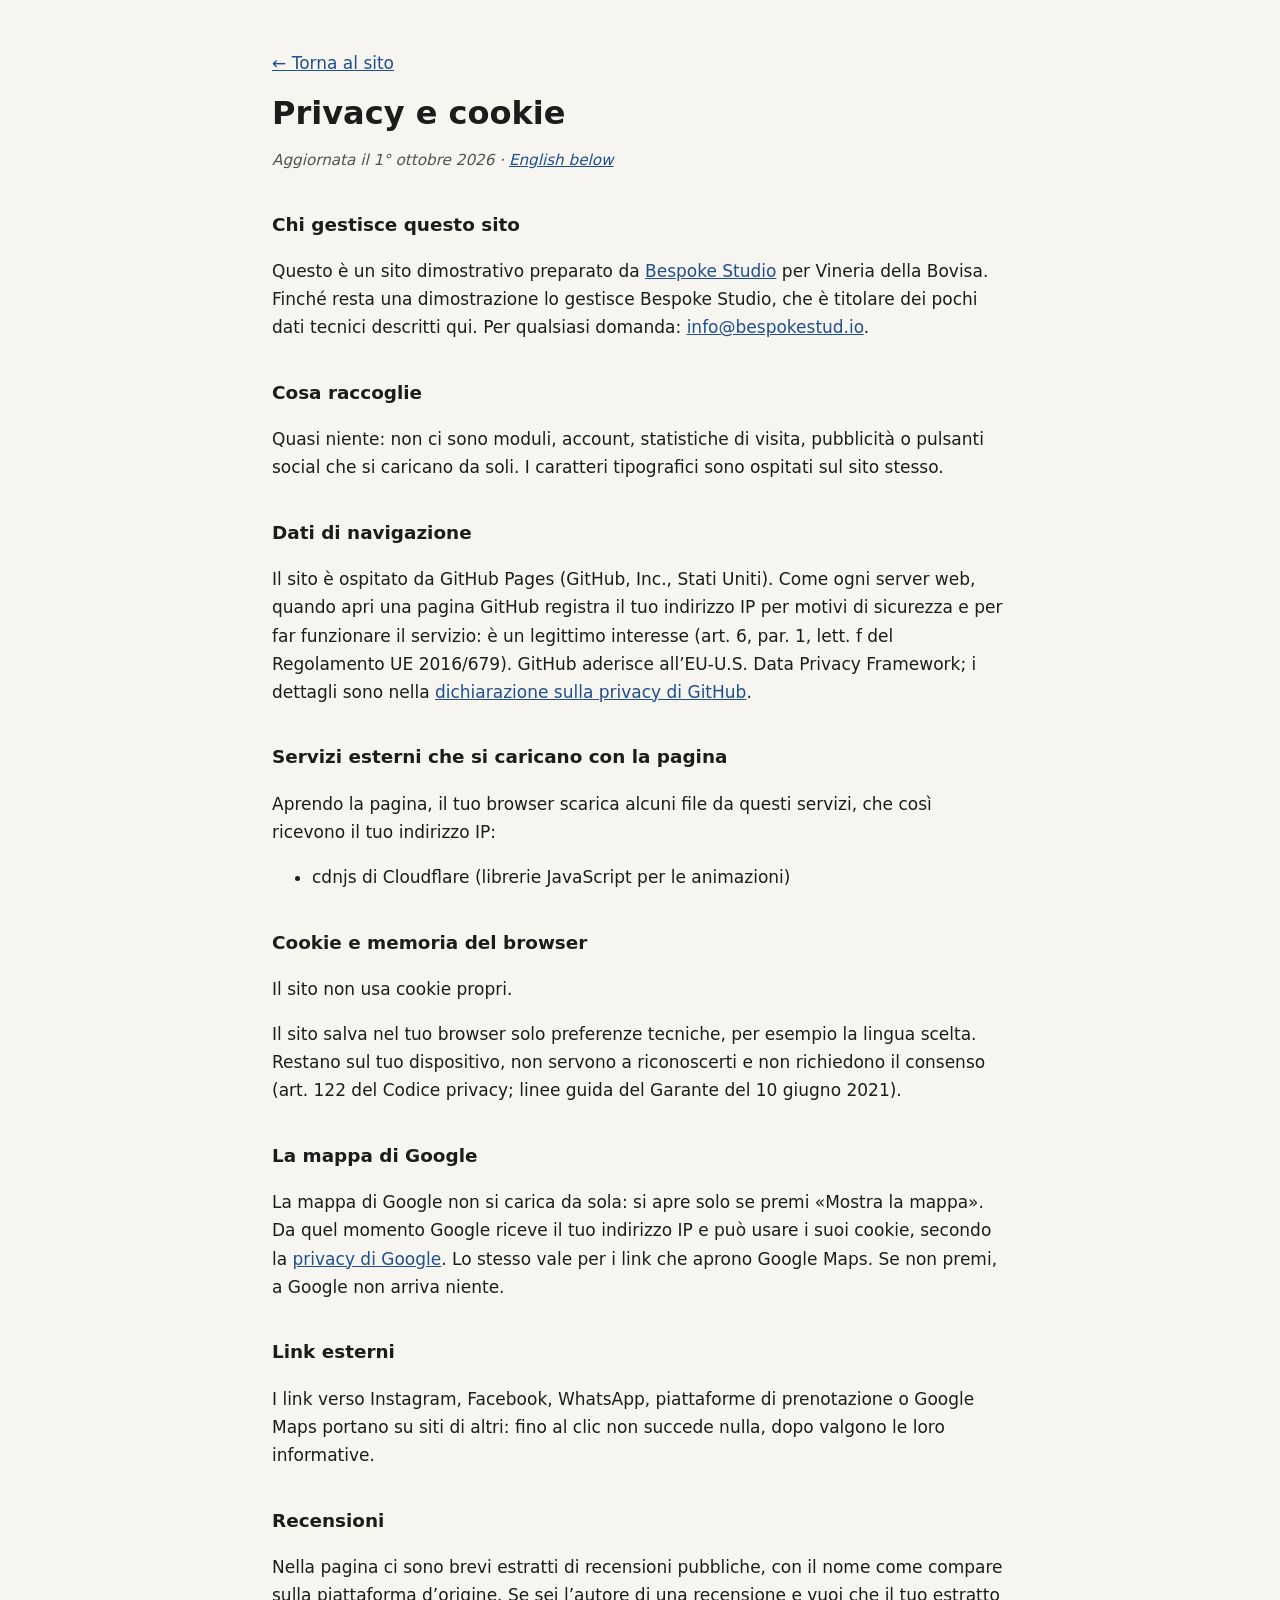
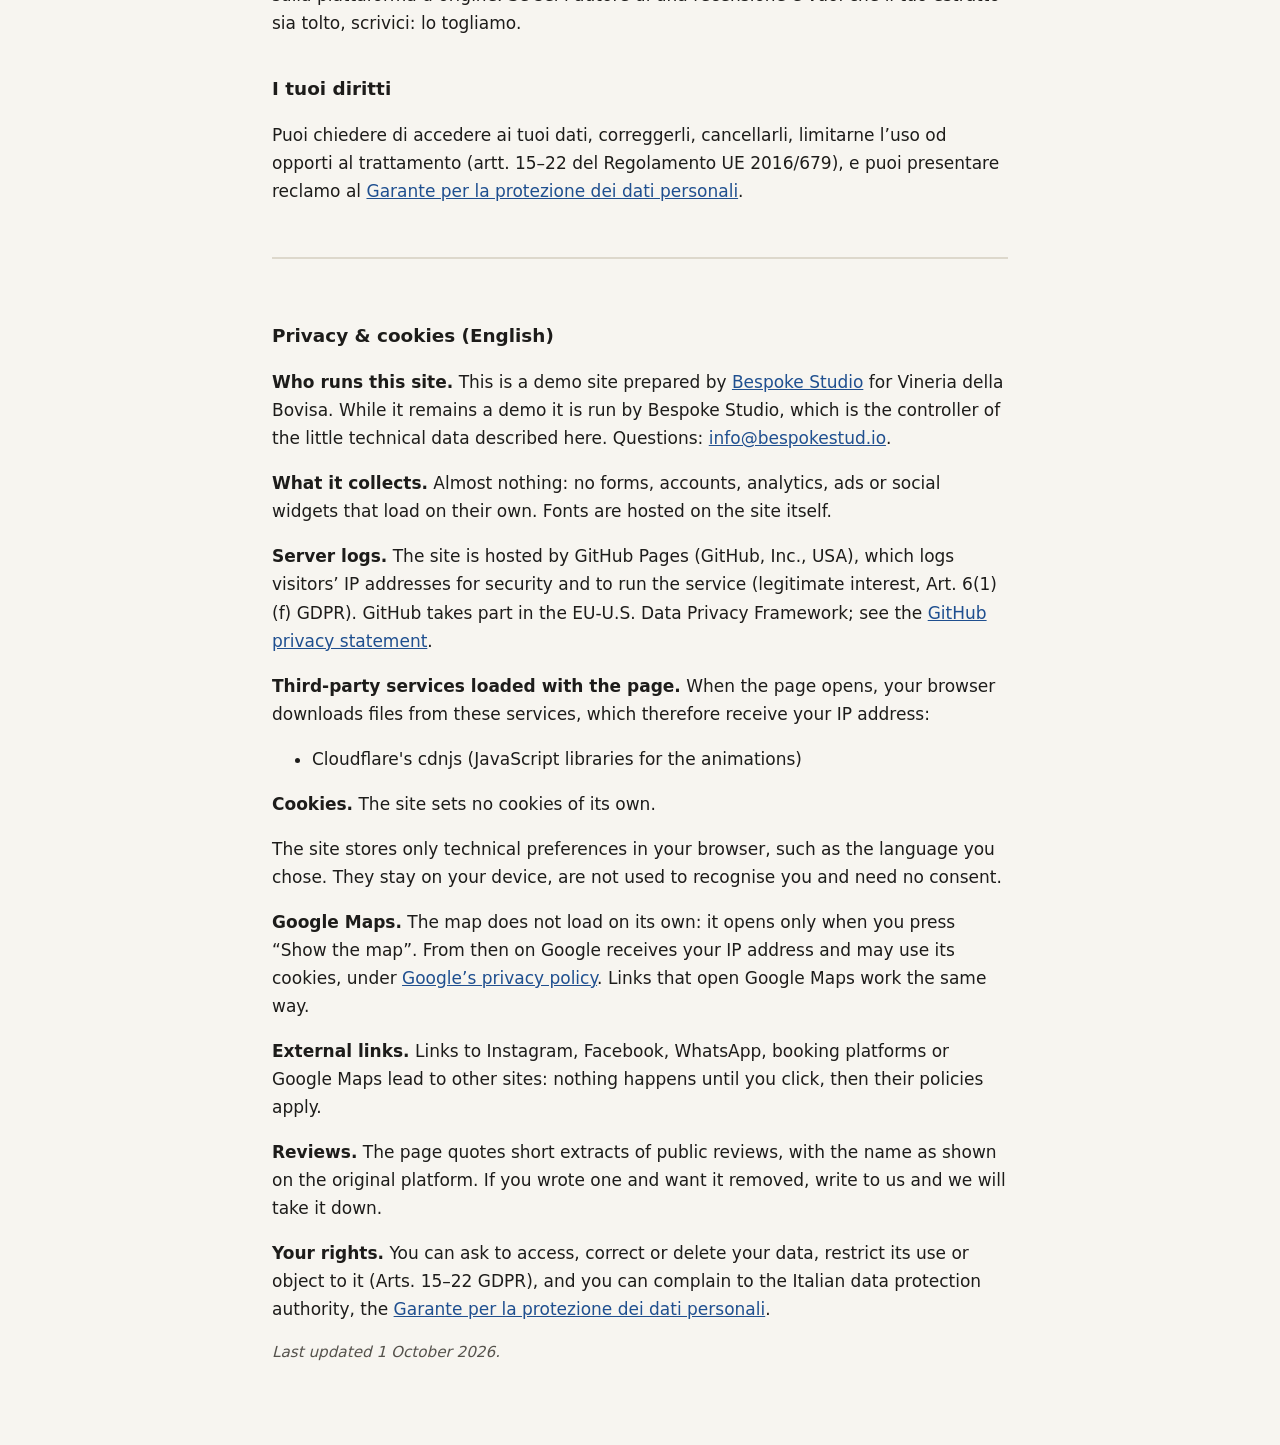
<file: privacy.html>
<!DOCTYPE html>
<html lang="it">
<head>
  <meta charset="UTF-8">
  <meta name="viewport" content="width=device-width, initial-scale=1.0">
  <meta name="robots" content="noindex">
  <title>Privacy e cookie · Vineria della Bovisa</title>
  <meta name="description" content="Informativa privacy e cookie del sito Vineria della Bovisa.">
  <style>
    body { margin: 0; background: #f7f5f0; color: #1d1c1a; font: 17px/1.65 system-ui, -apple-system, "Segoe UI", Roboto, sans-serif; }
    main { max-width: 46rem; margin: 0 auto; padding: 32px 20px 64px; }
    h1 { font-size: 2rem; line-height: 1.2; margin: 0.4em 0 0.2em; }
    h2 { font-size: 1.15rem; margin: 2em 0 0.4em; }
    a { color: #1f4f8f; }
    .data { color: #55524c; font-style: italic; font-size: 0.95rem; }
    .en { margin-top: 3em; padding-top: 1.5em; border-top: 2px solid #ddd8cc; }
    code { font-size: 0.9em; background: #ebe7dc; padding: 0 4px; border-radius: 3px; }
  </style>
</head>
<body>
<main>
  <p><a href="index.html">← Torna al sito</a></p>
  <h1>Privacy e cookie</h1>
  <p class="data">Aggiornata il 1° ottobre 2026 · <a href="#english" lang="en">English below</a></p>
  <h2>Chi gestisce questo sito</h2>
  <p>Questo è un sito dimostrativo preparato da <a href="https://bespokestud.io" rel="noopener">Bespoke Studio</a> per Vineria della Bovisa. Finché resta una dimostrazione lo gestisce Bespoke Studio, che è titolare dei pochi dati tecnici descritti qui. Per qualsiasi domanda: <a href="mailto:info@bespokestud.io">info@bespokestud.io</a>.</p>
  <h2>Cosa raccoglie</h2>
  <p>Quasi niente: non ci sono moduli, account, statistiche di visita, pubblicità o pulsanti social che si caricano da soli. I caratteri tipografici sono ospitati sul sito stesso.</p>
  <h2>Dati di navigazione</h2>
  <p>Il sito è ospitato da GitHub Pages (GitHub, Inc., Stati Uniti). Come ogni server web, quando apri una pagina GitHub registra il tuo indirizzo IP per motivi di sicurezza e per far funzionare il servizio: è un legittimo interesse (art. 6, par. 1, lett. f del Regolamento UE 2016/679). GitHub aderisce all’EU-U.S. Data Privacy Framework; i dettagli sono nella <a href="https://docs.github.com/site-policy/privacy-policies/github-general-privacy-statement" rel="noopener">dichiarazione sulla privacy di GitHub</a>.</p>
  <h2>Servizi esterni che si caricano con la pagina</h2>
  <p>Aprendo la pagina, il tuo browser scarica alcuni file da questi servizi, che così ricevono il tuo indirizzo IP:</p>
  <ul><li>cdnjs di Cloudflare (librerie JavaScript per le animazioni)</li></ul>
  <h2>Cookie e memoria del browser</h2>
  <p>Il sito non usa cookie propri.</p>
  <p>Il sito salva nel tuo browser solo preferenze tecniche, per esempio la lingua scelta. Restano sul tuo dispositivo, non servono a riconoscerti e non richiedono il consenso (art. 122 del Codice privacy; linee guida del Garante del 10 giugno 2021).</p>
  <h2>La mappa di Google</h2>
  <p>La mappa di Google non si carica da sola: si apre solo se premi «Mostra la mappa». Da quel momento Google riceve il tuo indirizzo IP e può usare i suoi cookie, secondo la <a href="https://policies.google.com/privacy?hl=it" rel="noopener">privacy di Google</a>. Lo stesso vale per i link che aprono Google Maps. Se non premi, a Google non arriva niente.</p>
  <h2>Link esterni</h2>
  <p>I link verso Instagram, Facebook, WhatsApp, piattaforme di prenotazione o Google Maps portano su siti di altri: fino al clic non succede nulla, dopo valgono le loro informative.</p>
  <h2>Recensioni</h2>
  <p>Nella pagina ci sono brevi estratti di recensioni pubbliche, con il nome come compare sulla piattaforma d’origine. Se sei l’autore di una recensione e vuoi che il tuo estratto sia tolto, scrivici: lo togliamo.</p>
  <h2>I tuoi diritti</h2>
  <p>Puoi chiedere di accedere ai tuoi dati, correggerli, cancellarli, limitarne l’uso od opporti al trattamento (artt. 15–22 del Regolamento UE 2016/679), e puoi presentare reclamo al <a href="https://www.garanteprivacy.it" rel="noopener">Garante per la protezione dei dati personali</a>.</p>
  <div class="en" id="english" lang="en">
    <h2>Privacy &amp; cookies (English)</h2>
    <p><strong>Who runs this site.</strong> This is a demo site prepared by <a href="https://bespokestud.io" rel="noopener">Bespoke Studio</a> for Vineria della Bovisa. While it remains a demo it is run by Bespoke Studio, which is the controller of the little technical data described here. Questions: <a href="mailto:info@bespokestud.io">info@bespokestud.io</a>.</p>
    <p><strong>What it collects.</strong> Almost nothing: no forms, accounts, analytics, ads or social widgets that load on their own. Fonts are hosted on the site itself.</p>
    <p><strong>Server logs.</strong> The site is hosted by GitHub Pages (GitHub, Inc., USA), which logs visitors’ IP addresses for security and to run the service (legitimate interest, Art. 6(1)(f) GDPR). GitHub takes part in the EU-U.S. Data Privacy Framework; see the <a href="https://docs.github.com/site-policy/privacy-policies/github-general-privacy-statement" rel="noopener">GitHub privacy statement</a>.</p>
    <p><strong>Third-party services loaded with the page.</strong> When the page opens, your browser downloads files from these services, which therefore receive your IP address:</p><ul><li>Cloudflare's cdnjs (JavaScript libraries for the animations)</li></ul>
    <p><strong>Cookies.</strong> The site sets no cookies of its own.</p>
    <p>The site stores only technical preferences in your browser, such as the language you chose. They stay on your device, are not used to recognise you and need no consent.</p>
    <p><strong>Google Maps.</strong> The map does not load on its own: it opens only when you press “Show the map”. From then on Google receives your IP address and may use its cookies, under <a href="https://policies.google.com/privacy?hl=en" rel="noopener">Google’s privacy policy</a>. Links that open Google Maps work the same way.</p>
    <p><strong>External links.</strong> Links to Instagram, Facebook, WhatsApp, booking platforms or Google Maps lead to other sites: nothing happens until you click, then their policies apply.</p>
    <p><strong>Reviews.</strong> The page quotes short extracts of public reviews, with the name as shown on the original platform. If you wrote one and want it removed, write to us and we will take it down.</p>
    <p><strong>Your rights.</strong> You can ask to access, correct or delete your data, restrict its use or object to it (Arts. 15–22 GDPR), and you can complain to the Italian data protection authority, the <a href="https://www.garanteprivacy.it" rel="noopener">Garante per la protezione dei dati personali</a>.</p>
    <p class="data">Last updated 1 October 2026.</p>
  </div>
</main>
</body>
</html>
</file>
